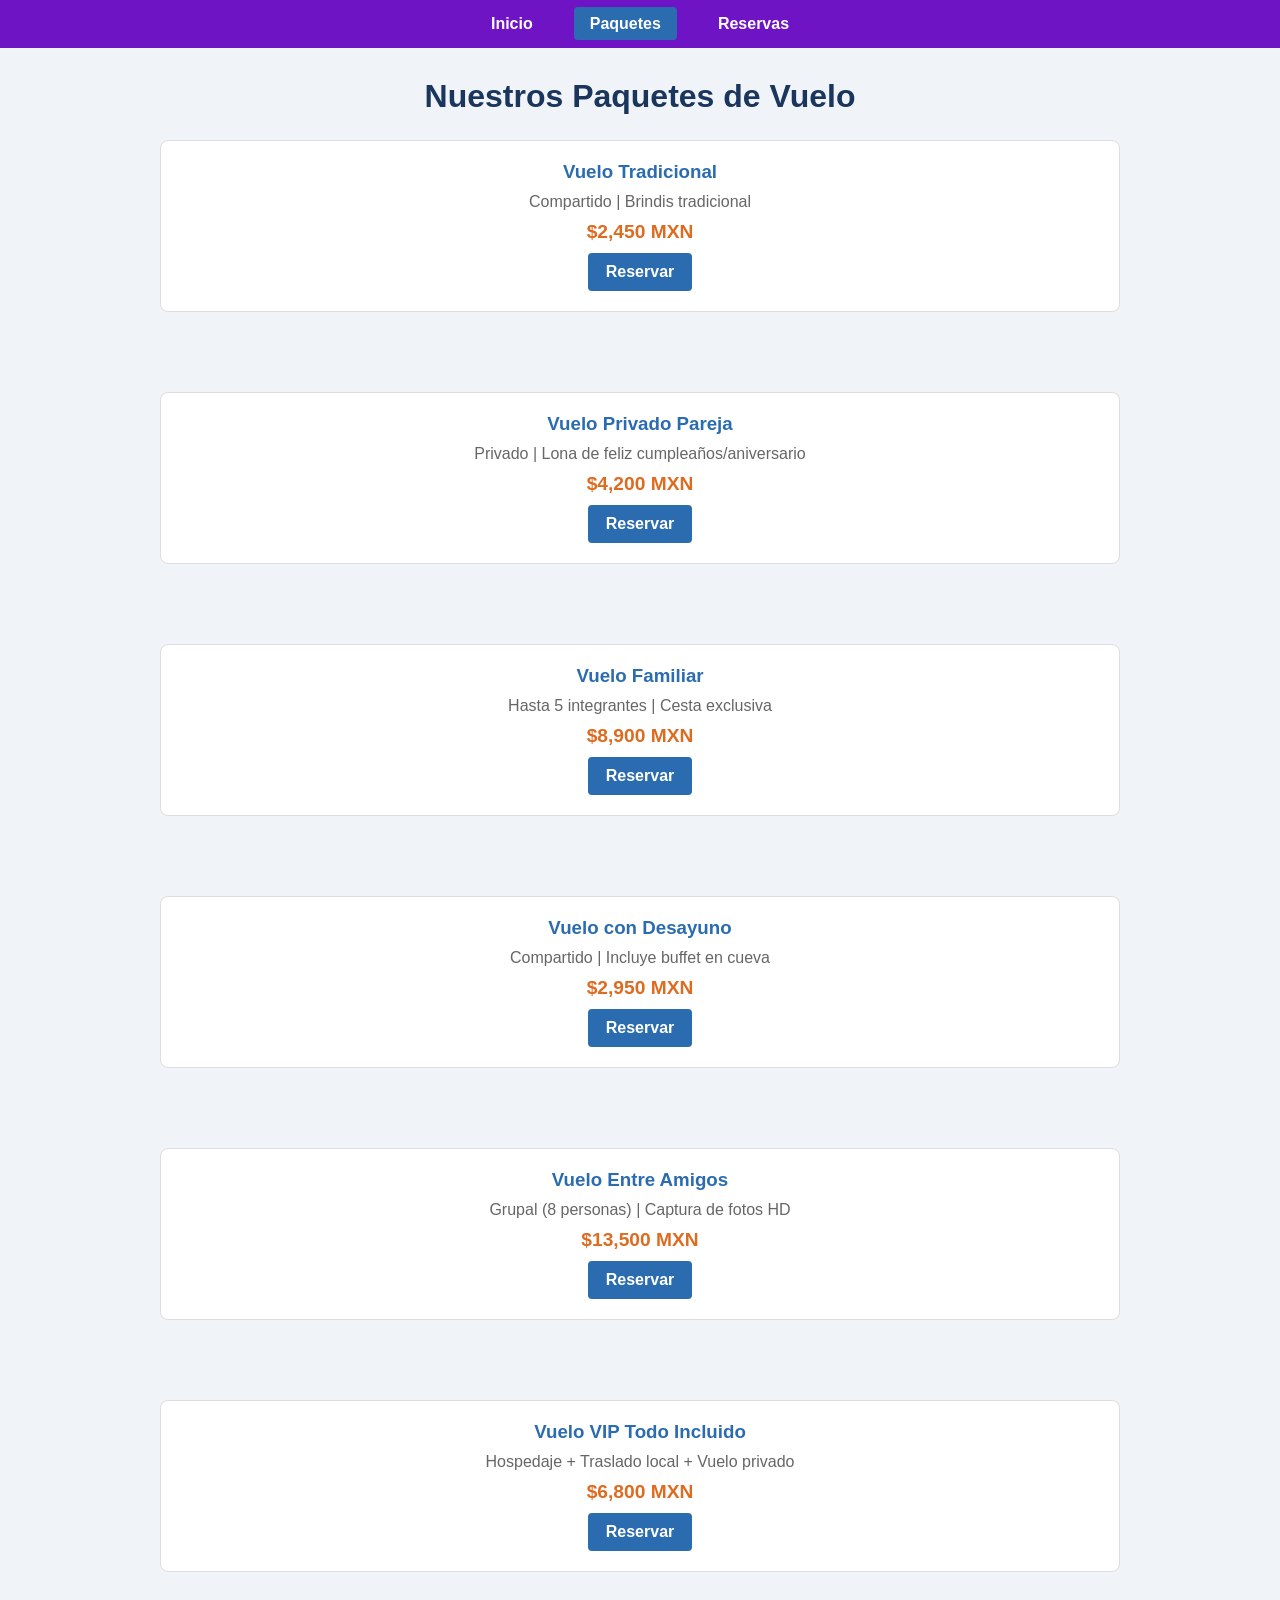
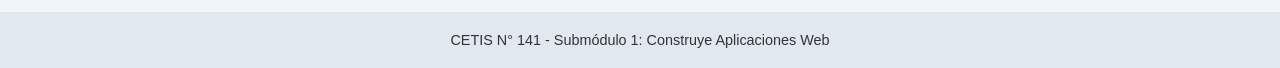
<file: paquetes.html>
<!DOCTYPE html>
<html lang="es">
<head>
<meta charset="UTF-8">
<meta name="viewport" content="width=device-width, initial-scale=1.0">
<title>TeotiFly | Paquetes</title>
<link rel="stylesheet" href="assets/css/styles.css">
</head>
<body>
<nav class="menu-principal">
<ul>
<li><a href="index.html">Inicio</a></li>
<li><a href="paquetes.html" class="activo">Paquetes</a></li>
<li><a href="reservas.html">Reservas</a></li>
</ul>
</nav>
<main class="contenedor-principal">
<h1 class="titulo-seccion">Nuestros Paquetes de Vuelo</h1>
<!-- Rejilla con 6 elementos para apreciar CSS Grid -->
<section class="rejilla-paquetes">
<article class="tarjeta">
<h3>Vuelo Tradicional</h3>
<p>Compartido | Brindis tradicional</p>
<p class="precio">$2,450 MXN</p>
<a href="reservas.html" class="boton-tarjeta">Reservar</a>
</article>
<article class="tarjeta">
<h3>Vuelo Privado Pareja</h3>
<p>Privado | Lona de feliz cumpleaños/aniversario</p>
<p class="precio">$4,200 MXN</p>
<a href="reservas.html" class="boton-tarjeta">Reservar</a>
</article>
<article class="tarjeta">
<h3>Vuelo Familiar</h3>
<p>Hasta 5 integrantes | Cesta exclusiva</p>
<p class="precio">$8,900 MXN</p>
<a href="reservas.html" class="boton-tarjeta">Reservar</a>
</article>
<article class="tarjeta">
<h3>Vuelo con Desayuno</h3>
<p>Compartido | Incluye buffet en cueva</p>
<p class="precio">$2,950 MXN</p>
<a href="reservas.html" class="boton-tarjeta">Reservar</a>
</article>
<article class="tarjeta">
<h3>Vuelo Entre Amigos</h3>
<p>Grupal (8 personas) | Captura de fotos HD</p>
<p class="precio">$13,500 MXN</p>
<a href="reservas.html" class="boton-tarjeta">Reservar</a>
</article>
<article class="tarjeta">
<h3>Vuelo VIP Todo Incluido</h3>
<p>Hospedaje + Traslado local + Vuelo privado</p>
<p class="precio">$6,800 MXN</p>
<a href="reservas.html" class="boton-tarjeta">Reservar</a>
</article>
</section>
</main>
<footer>
<p>CETIS N° 141 - Submódulo 1: Construye Aplicaciones Web</p>
</footer>
</body>
</html>
</file>
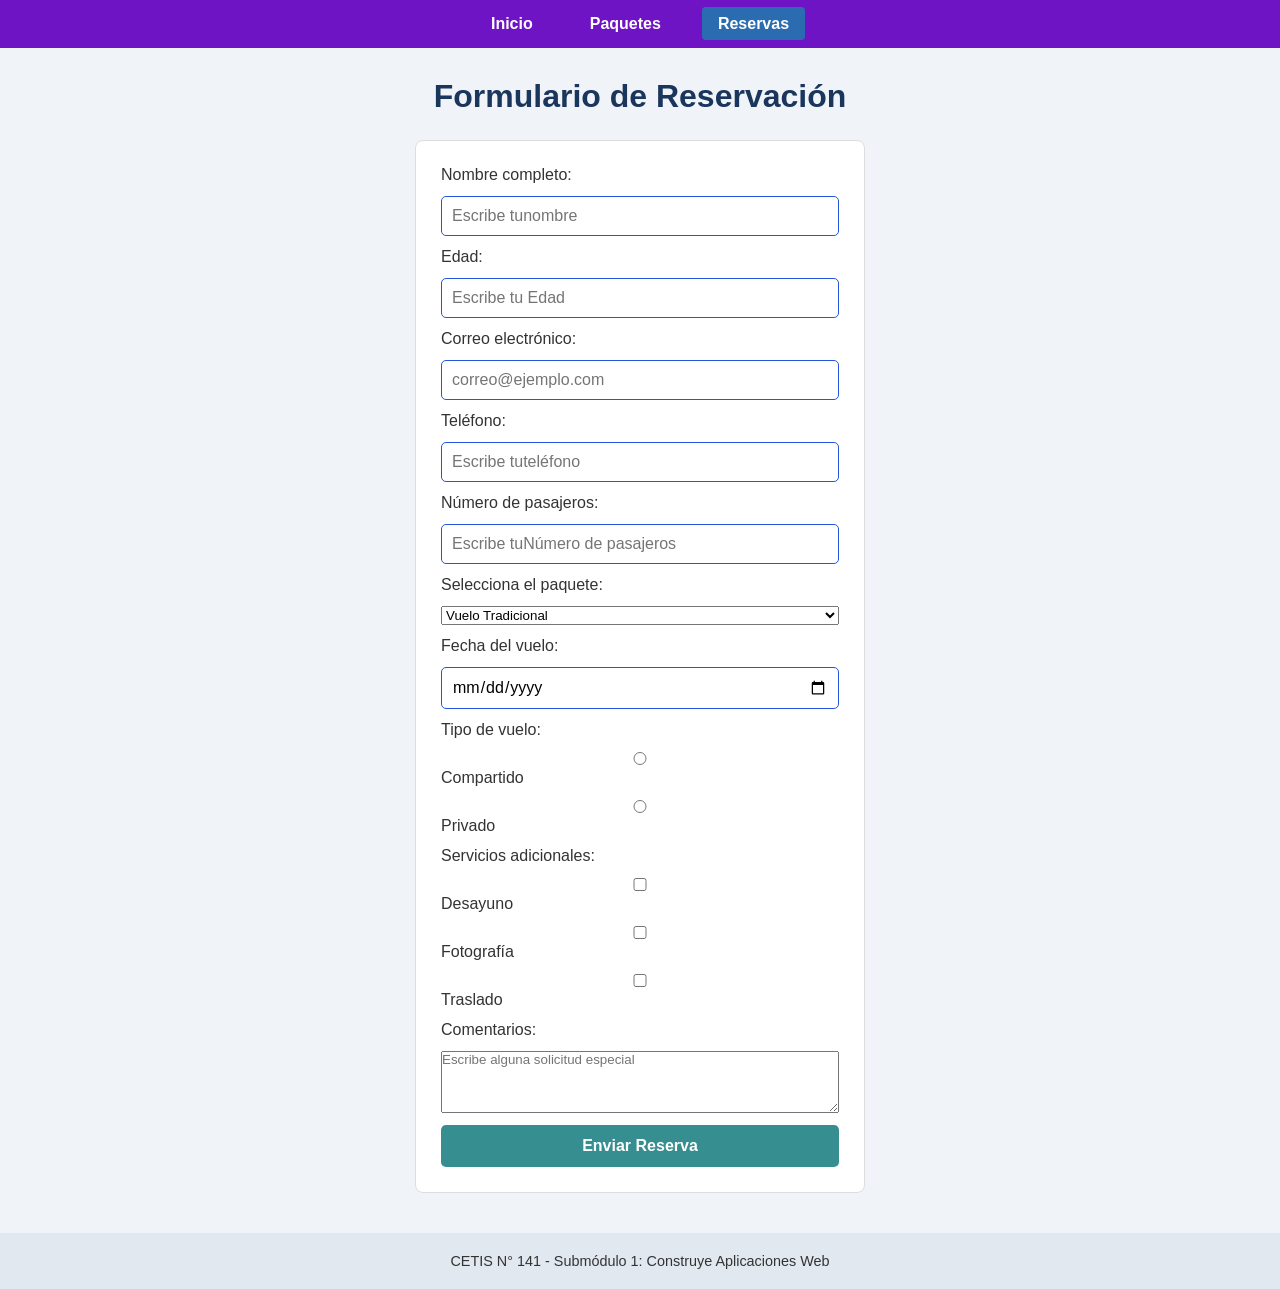
<file: reservas.html>
<!DOCTYPE html>
<html lang="es">
<head>
<meta charset="UTF-8">
<meta name="viewport" content="width=device-width, initial-scale=1.0">
<title>TeotiFly | Reservas</title>
<link rel="stylesheet" href="assets/css/styles.css">
</head>
<body>
<nav class="menu-principal">
<ul>
<li><a href="index.html">Inicio</a></li>
<li><a href="paquetes.html">Paquetes</a></li>
<li><a href="reservas.html" class="activo">Reservas</a></li>
</ul>
</nav>
<main class="contenedor-principal">
<h1 class="titulo-seccion">Formulario de Reservación</h1>
<form class="formulario-reserva">
<label for="nombre">Nombre completo:</label>
<input type="text" id="nombre" name="nombre" required placeholder="Escribe tu
nombre">
<label for="Edad">Edad:</label>
<input type="text" id="Edad" name="Edad" required placeholder="Escribe tu 
Edad">
<label for="correo">Correo electrónico:</label>
<input type="email" id="correo" name="correo" required
placeholder="correo@ejemplo.com">
<label for="telefono">Teléfono:</label>
<input type="tel" id="telefono" name="telefono"required placeholder="Escribe tu
teléfono" >
<label for="personas">Número de pasajeros:</label>
<input type="number" id="personas" name="personas" min="1" max="10"  required placeholder="Escribe tu
Número de pasajeros" >
<label for="paquete">Selecciona el paquete:</label>
<select id="paquete" name="paquete">
<option value="tradicional">Vuelo Tradicional</option>
<option value="pareja">Vuelo Privado Pareja</option>
<option value="familiar">Vuelo Familiar</option>
<option value="desayuno">Vuelo con Desayuno</option>
<option value="amigos">Vuelo Entre Amigos</option>
<option value="vip">Vuelo VIP Todo Incluido</option>
</select>
<label for="fecha">Fecha del vuelo:</label>
<input type="date" id="fecha" name="fecha" required>
<label>Tipo de vuelo:</label>
<label>
<input type="radio" name="tipoVuelo" value="compartido">
Compartido
</label>
<label>
<input type="radio" name="tipoVuelo" value="privado">
Privado
</label>
<label>Servicios adicionales:</label>
<label>
<input type="checkbox" name="desayuno">
Desayuno
</label>
<label>
<input type="checkbox" name="fotografia">
Fotografía
</label>
<label>
<input type="checkbox" name="traslado">
Traslado
</label>
<label for="comentarios">Comentarios:</label>
<textarea
id="comentarios"
name="comentarios"
rows="4"
placeholder="Escribe alguna solicitud especial">
</textarea>

<button type="submit" class="boton-enviar">Enviar Reserva</button>
</form>
</main>
<footer>
<p>CETIS N° 141 - Submódulo 1: Construye Aplicaciones Web</p>
</footer>
</body>
</html>
</file>
<file: assets/css/styles.css>
/* --- RESET BÁSICO Y FUENTE --- */
* {
margin: 0;
padding: 0;
box-sizing: border-box;
font-family: Arial, sans-serif;
}
body {
background-color: #f0f4f8;
color: #333;
}
/* --- BARRA DE NAVEGACIÓN SIMPLE (<nav>) --- */
.menu-principal {
background-color: #6f14c4;
padding: 15px;
}
.menu-principal ul {
list-style: none;
display: flex;
justify-content: center;
gap: 25px;
}
.menu-principal a {
    color: white;
text-decoration: none;
font-weight: bold;
padding: 8px 16px;
border-radius: 4px;
}
.menu-principal a:hover,
.menu-principal a.activo {
background-color: #2b6cb0;
}
/* --- PÁGINA DE INICIO (LOGO CENTRADO EN EL BODY) --- */
.contenido-inicio {
text-align: center;
padding: 50px 20px;
}
.logo-central {
width: 180px;
height: auto;
display: block;
margin: 0 auto 20px auto; /* Centra la imagen en el body */
}
.contenido-inicio h1 {
color: #1a365d;
margin-bottom: 10px;
}
.contenido-inicio p {
font-size: 1.1rem;
color: #555;
}
/* --- REJILLA DE 6 PAQUETES (CSS GRID) --- */
.contenedor-principal {
max-width: 1000px;
margin: 30px auto;
padding: 0 20px;
}
.titulo-seccion {
text-align: center;
color: #1a365d;
margin-bottom: 25px;
}
.rejilla-paquetes {
display: grid;
/* Genera columnas automáticas según el tamaño de la pantalla */
grid-template-columns: repeat(auto-fit, minmax(450px, 1fr));
gap: 80px;
}
.tarjeta {
background-color: white;
border: 1px solid #ddd;
border-radius: 8px;
padding: 20px;
text-align: center;
}
.tarjeta h3 {
color: #2b6cb0;
margin-bottom: 10px;
}
.tarjeta p {
color: #666;
margin-bottom: 10px;
}
.tarjeta .precio {
font-weight: bold;
color: #dd6b20;
font-size: 1.2rem;
}
/* --- FORMULARIO DE RESERVAS --- */
.formulario-reserva {
background-color: white;
max-width: 450px;
margin: 0 auto;
padding: 25px;
border-radius: 8px;
border: 1px solid #ddd;
display: flex;
flex-direction: column;
gap: 12px;
}
.formulario-reserva input,
.formulario-reserva select 
.formulario-reserva textarea {
width: 100%;
padding: 10px;
border: 1px solid #2555da;
border-radius: 5px;
font-size: 1rem;
}
.formulario-reserva textarea {
resize: vertical;
}
.formulario-reserva button {
padding: 12px 24px;
background-color: #378e91;
border: 1px solid #2555da;
border: none;
border-radius: 5px;
font: radius 5px;
font-size: 1rem;
cursor: pointer;
}
/* --- BOTONES Y PIE DE PÁGINA --- */
.boton-enlace,
.boton-tarjeta,
.boton-enviar {
display: inline-block;
background-color: #2b6cb0;
color: white;
padding: 10px 18px;
text-decoration: none;
border-radius: 4px;
border: none;
cursor: pointer;
font-weight: bold;
}
.boton-enlace:hover,
.boton-tarjeta:hover,
.boton-enviar:hover {
background-color: #1a365d;
}
footer {
text-align: center;
padding: 20px;
background-color: #e2e8f0;
margin-top: 40px;
font-size: 0.9rem;}
</file>
